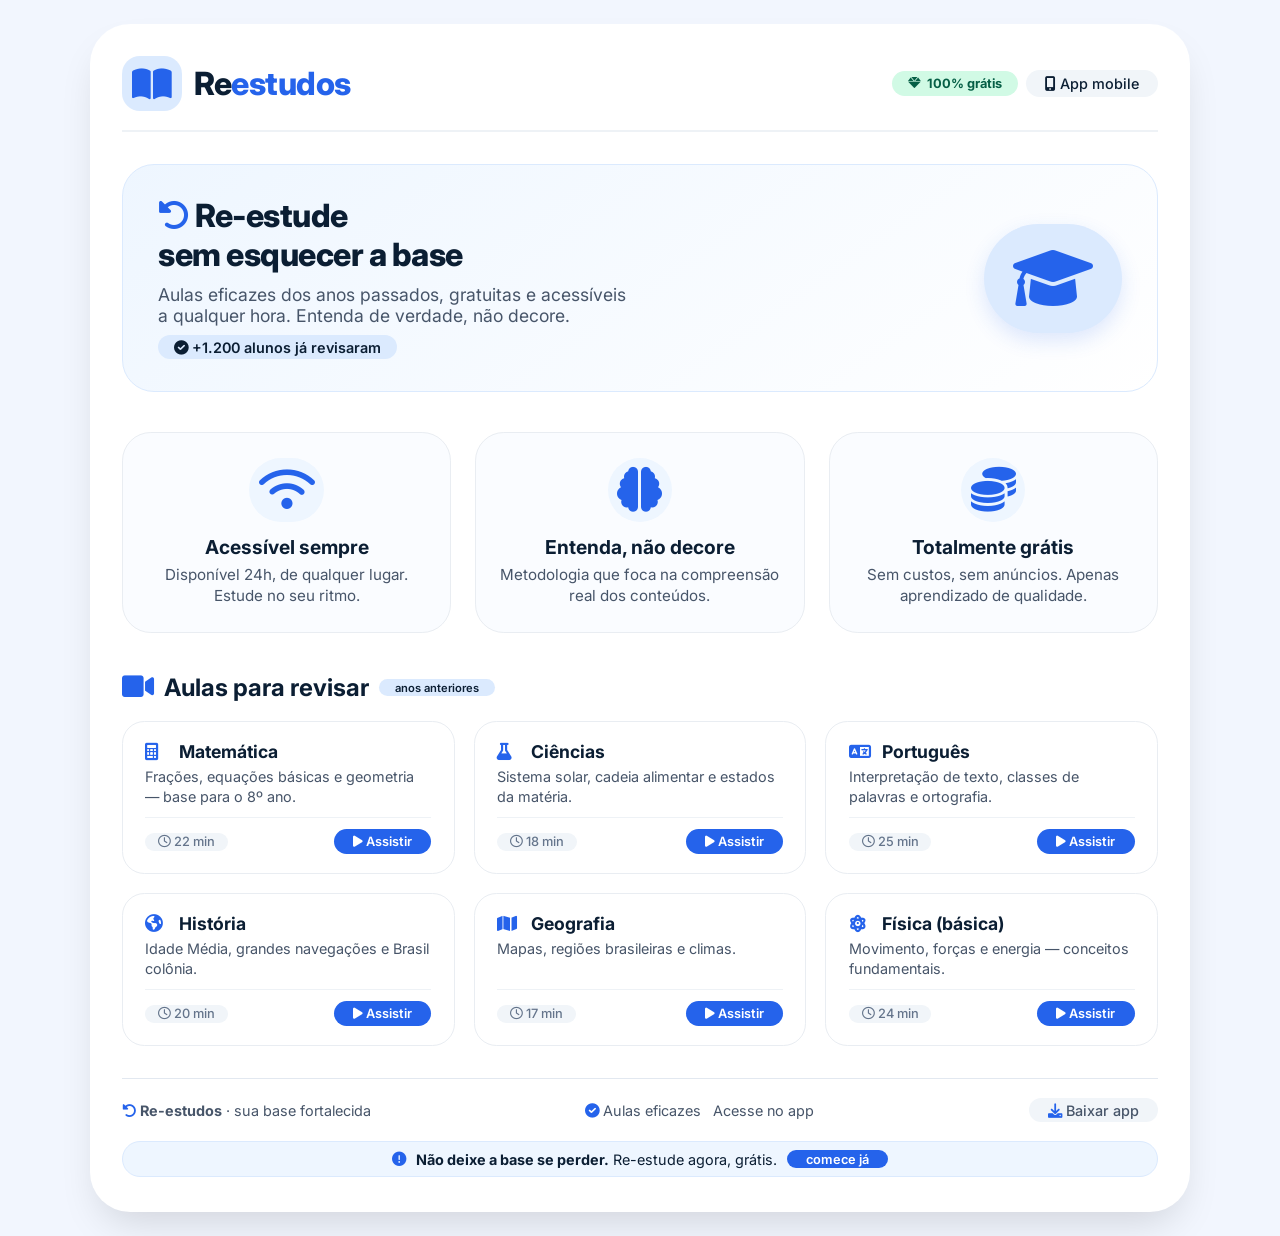
<file: Re-estudos/index.html>
<!DOCTYPE html>
<html lang="pt-BR">
<head>
  <meta charset="UTF-8">
  <meta name="viewport" content="width=device-width, initial-scale=1.0">
  <title>Re-estudos · Aulas gratuitas</title>
  <!-- Google Fonts (Inter) -->
  <link rel="preconnect" href="https://fonts.googleapis.com">
  <link rel="preconnect" href="https://fonts.gstatic.com" crossorigin>
  <link href="https://fonts.googleapis.com/css2?family=Inter:opsz,wght@14..32,400;14..32,500;14..32,600;14..32,700;14..32,800&display=swap" rel="stylesheet">
  <!-- Font Awesome 6 (gratuito) -->
  <link rel="stylesheet" href="https://cdnjs.cloudflare.com/ajax/libs/font-awesome/6.0.0-beta3/css/all.min.css">
  <style>
    /* ========== RESET E BASE ========== */
    * {
      margin: 0;
      padding: 0;
      box-sizing: border-box;
    }

    body {
      font-family: 'Inter', sans-serif;
      background: #f2f6fe;
      color: #0b1e33;
      padding: 1.5rem;
      display: flex;
      justify-content: center;
      min-height: 100vh;
    }

    .app {
      max-width: 1100px;
      width: 100%;
      background: white;
      border-radius: 2.5rem;
      box-shadow: 0 20px 40px -12px rgba(0, 0, 0, 0.15);
      padding: 2rem 2rem 2.2rem;
      transition: all 0.2s;
    }

    /* ========== TOPO ========== */
    .top-bar {
      display: flex;
      flex-wrap: wrap;
      justify-content: space-between;
      align-items: center;
      margin-bottom: 2rem;
      border-bottom: 2px solid #eef2f6;
      padding-bottom: 1.2rem;
    }

    .logo {
      display: flex;
      align-items: center;
      gap: 12px;
    }
    .logo i {
      font-size: 2.2rem;
      color: #2563eb;
      background: #dbeafe;
      padding: 10px;
      border-radius: 18px;
    }
    .logo h1 {
      font-weight: 800;
      font-size: 2rem;
      letter-spacing: -0.5px;
      color: #0b1e33;
    }
    .logo h1 span {
      color: #2563eb;
    }

    .badge-gratis {
      background: #d1fae5;
      color: #065f46;
      font-weight: 700;
      font-size: 0.8rem;
      padding: 0.3rem 1rem;
      border-radius: 40px;
      display: flex;
      align-items: center;
      gap: 6px;
    }

    /* ========== HERO ========== */
    .hero {
      background: linear-gradient(145deg, #eef6ff, #ffffff);
      border-radius: 2rem;
      padding: 2rem 2.2rem;
      margin-bottom: 2.5rem;
      border: 1px solid #dbeafe;
      display: flex;
      flex-wrap: wrap;
      justify-content: space-between;
      align-items: center;
    }

    .hero-text {
      flex: 1 1 280px;
    }
    .hero-text h2 {
      font-size: 2rem;
      font-weight: 800;
      letter-spacing: -0.5px;
      color: #0b1e33;
      line-height: 1.2;
    }
    .hero-text h2 i {
      color: #2563eb;
    }
    .hero-text p {
      font-size: 1.1rem;
      color: #475569;
      margin-top: 0.6rem;
      max-width: 480px;
    }
    .hero-text .destaque {
      background: #dbeafe;
      padding: 0.2rem 1rem;
      border-radius: 40px;
      font-weight: 600;
      font-size: 0.9rem;
      display: inline-block;
      margin-top: 0.6rem;
    }

    .hero-img {
      font-size: 4rem;
      color: #2563eb;
      background: #dbeafe;
      padding: 1rem 1.8rem;
      border-radius: 100px;
      box-shadow: 0 8px 20px rgba(37, 99, 235, 0.15);
    }

    /* ========== VANTAGENS ========== */
    .vantagens {
      display: grid;
      grid-template-columns: repeat(3, 1fr);
      gap: 1.5rem;
      margin-bottom: 2.5rem;
    }

    .vantagem-card {
      background: #fafcff;
      border-radius: 1.8rem;
      padding: 1.6rem 1.5rem;
      border: 1px solid #e9edf2;
      text-align: center;
      transition: box-shadow 0.2s, transform 0.1s;
    }
    .vantagem-card:hover {
      box-shadow: 0 8px 24px rgba(0, 0, 0, 0.04);
      border-color: #b9d0f0;
    }
    .vantagem-card i {
      font-size: 2.8rem;
      color: #2563eb;
      background: #eef6ff;
      padding: 0.6rem;
      border-radius: 60px;
      margin-bottom: 0.8rem;
    }
    .vantagem-card h3 {
      font-size: 1.2rem;
      font-weight: 700;
      margin-bottom: 0.3rem;
    }
    .vantagem-card p {
      color: #475569;
      font-size: 0.95rem;
      line-height: 1.4;
    }

    /* ========== GRADE DE AULAS ========== */
    .section-title {
      display: flex;
      align-items: center;
      gap: 10px;
      font-weight: 700;
      font-size: 1.5rem;
      color: #0b1e33;
      margin-bottom: 1.2rem;
    }
    .section-title i {
      color: #2563eb;
      font-size: 1.8rem;
    }

    .grid-aulas {
      display: grid;
      grid-template-columns: 1fr 1fr 1fr;
      gap: 1.2rem;
      margin-bottom: 2rem;
    }

    .aula-item {
      background: #ffffff;
      border-radius: 1.4rem;
      padding: 1.2rem 1.4rem;
      border: 1px solid #e9edf2;
      transition: border-color 0.2s, box-shadow 0.2s;
      display: flex;
      flex-direction: column;
    }
    .aula-item:hover {
      border-color: #b9d0f0;
      box-shadow: 0 4px 12px rgba(0,0,0,0.02);
    }

    .aula-item .aula-materia {
      font-weight: 700;
      font-size: 1.1rem;
      display: flex;
      align-items: center;
      gap: 8px;
    }
    .aula-item .aula-materia i {
      color: #2563eb;
      width: 1.6rem;
    }

    .aula-item .aula-desc {
      font-size: 0.9rem;
      color: #475569;
      margin: 0.3rem 0 0.6rem;
      line-height: 1.4;
    }

    .aula-item .aula-tag {
      margin-top: auto;
      display: flex;
      justify-content: space-between;
      align-items: center;
      border-top: 1px solid #eef2f6;
      padding-top: 0.7rem;
      font-size: 0.8rem;
      color: #64748b;
    }
    .aula-item .aula-tag span {
      background: #f1f5f9;
      padding: 0.1rem 0.8rem;
      border-radius: 40px;
      font-weight: 500;
    }
    .btn-assistir {
      background: #2563eb;
      color: white;
      border: none;
      padding: 0.3rem 1.2rem;
      border-radius: 40px;
      font-weight: 600;
      font-size: 0.8rem;
      cursor: default;
    }

    /* ========== RODAPÉ ========== */
    .footer {
      margin-top: 1.5rem;
      border-top: 1px solid #e2e8f0;
      padding-top: 1.2rem;
      display: flex;
      flex-wrap: wrap;
      justify-content: space-between;
      align-items: center;
      color: #475569;
      font-size: 0.9rem;
    }
    .footer i {
      color: #2563eb;
    }
    .footer .app-badge {
      background: #f1f5f9;
      padding: 0.2rem 1.2rem;
      border-radius: 40px;
      font-weight: 500;
    }

    /* ========== RESPONSIVO ========== */
    @media (max-width: 850px) {
      .vantagens {
        grid-template-columns: 1fr 1fr;
      }
      .grid-aulas {
        grid-template-columns: 1fr 1fr;
      }
      .app {
        padding: 1.5rem;
      }
      .hero {
        flex-direction: column;
        align-items: flex-start;
        gap: 1rem;
      }
      .hero-img {
        align-self: center;
      }
    }

    @media (max-width: 550px) {
      .vantagens {
        grid-template-columns: 1fr;
      }
      .grid-aulas {
        grid-template-columns: 1fr;
      }
      .top-bar {
        flex-direction: column;
        align-items: start;
        gap: 0.8rem;
      }
      .logo h1 {
        font-size: 1.7rem;
      }
      .hero-text h2 {
        font-size: 1.6rem;
      }
      .hero-img {
        font-size: 3rem;
        padding: 0.6rem 1.4rem;
      }
    }

    /* ========== UTILITÁRIOS ========== */
    .mt-1 { margin-top: 0.5rem; }
    .d-flex { display: flex; align-items: center; gap: 8px; flex-wrap: wrap; }
    .text-gratis { color: #2563eb; font-weight: 700; }
  </style>
</head>
<body>

<div class="app">

  <!-- TOPO -->
  <div class="top-bar">
    <div class="logo">
      <i class="fas fa-book-open"></i>
      <h1>Re<span>estudos</span></h1>
    </div>
    <div class="d-flex">
      <span class="badge-gratis"><i class="fas fa-gem"></i> 100% grátis</span>
      <span style="background:#f1f5f9; padding:0.3rem 1.2rem; border-radius:40px; font-weight:500; font-size:0.9rem;">
        <i class="fas fa-mobile-screen-button"></i> App mobile
      </span>
    </div>
  </div>

  <!-- HERO -->
  <div class="hero">
    <div class="hero-text">
      <h2><i class="fas fa-rotate-left"></i> Re-estude <br>sem esquecer a base</h2>
      <p>Aulas eficazes dos anos passados, gratuitas e acessíveis a qualquer hora. Entenda de verdade, não decore.</p>
      <span class="destaque"><i class="fas fa-check-circle"></i> +1.200 alunos já revisaram</span>
    </div>
    <div class="hero-img">
      <i class="fas fa-graduation-cap"></i>
    </div>
  </div>

  <!-- VANTAGENS -->
  <div class="vantagens">
    <div class="vantagem-card">
      <i class="fas fa-wifi"></i>
      <h3>Acessível sempre</h3>
      <p>Disponível 24h, de qualquer lugar. Estude no seu ritmo.</p>
    </div>
    <div class="vantagem-card">
      <i class="fas fa-brain"></i>
      <h3>Entenda, não decore</h3>
      <p>Metodologia que foca na compreensão real dos conteúdos.</p>
    </div>
    <div class="vantagem-card">
      <i class="fas fa-coins"></i>
      <h3>Totalmente grátis</h3>
      <p>Sem custos, sem anúncios. Apenas aprendizado de qualidade.</p>
    </div>
  </div>

  <!-- AULAS DISPONÍVEIS (REVISÃO) -->
  <div class="section-title">
    <i class="fas fa-video"></i>
    <span>Aulas para revisar</span>
    <span style="background:#dbeafe; font-size:0.7rem; padding:0.1rem 1rem; border-radius:40px; font-weight:600;">anos anteriores</span>
  </div>

  <div class="grid-aulas">

    <div class="aula-item">
      <div class="aula-materia"><i class="fas fa-calculator"></i> Matemática</div>
      <div class="aula-desc">Frações, equações básicas e geometria — base para o 8º ano.</div>
      <div class="aula-tag">
        <span><i class="far fa-clock"></i> 22 min</span>
        <div class="btn-assistir"><i class="fas fa-play"></i> Assistir</div>
      </div>
    </div>

    <div class="aula-item">
      <div class="aula-materia"><i class="fas fa-flask"></i> Ciências</div>
      <div class="aula-desc">Sistema solar, cadeia alimentar e estados da matéria.</div>
      <div class="aula-tag">
        <span><i class="far fa-clock"></i> 18 min</span>
        <div class="btn-assistir"><i class="fas fa-play"></i> Assistir</div>
      </div>
    </div>

    <div class="aula-item">
      <div class="aula-materia"><i class="fas fa-language"></i> Português</div>
      <div class="aula-desc">Interpretação de texto, classes de palavras e ortografia.</div>
      <div class="aula-tag">
        <span><i class="far fa-clock"></i> 25 min</span>
        <div class="btn-assistir"><i class="fas fa-play"></i> Assistir</div>
      </div>
    </div>

    <div class="aula-item">
      <div class="aula-materia"><i class="fas fa-globe-americas"></i> História</div>
      <div class="aula-desc">Idade Média, grandes navegações e Brasil colônia.</div>
      <div class="aula-tag">
        <span><i class="far fa-clock"></i> 20 min</span>
        <div class="btn-assistir"><i class="fas fa-play"></i> Assistir</div>
      </div>
    </div>

    <div class="aula-item">
      <div class="aula-materia"><i class="fas fa-map"></i> Geografia</div>
      <div class="aula-desc">Mapas, regiões brasileiras e climas.</div>
      <div class="aula-tag">
        <span><i class="far fa-clock"></i> 17 min</span>
        <div class="btn-assistir"><i class="fas fa-play"></i> Assistir</div>
      </div>
    </div>

    <div class="aula-item">
      <div class="aula-materia"><i class="fas fa-atom"></i> Física (básica)</div>
      <div class="aula-desc">Movimento, forças e energia — conceitos fundamentais.</div>
      <div class="aula-tag">
        <span><i class="far fa-clock"></i> 24 min</span>
        <div class="btn-assistir"><i class="fas fa-play"></i> Assistir</div>
      </div>
    </div>
  </div>

  <!-- RODAPÉ -->
  <div class="footer">
    <div>
      <i class="fas fa-rotate-left"></i> 
      <span><strong>Re-estudos</strong> · sua base fortalecida</span>
    </div>
    <div class="d-flex">
      <span><i class="fas fa-check-circle" style="color:#2563eb;"></i> Aulas eficazes</span>
      <span><i class="fas fa-mobile-screen"></i> Acesse no app</span>
    </div>
    <div class="app-badge">
      <i class="fas fa-download"></i> Baixar app
    </div>
  </div>

  <!-- MENSAGEM FINAL (DESTAQUE) -->
  <div style="margin-top: 1.2rem; background: #eef6ff; border-radius: 60px; padding: 0.5rem 1.5rem; font-size:0.9rem; display: flex; align-items: center; gap: 10px; flex-wrap: wrap; justify-content: center; border: 1px solid #dbeafe;">
    <i class="fas fa-circle-exclamation" style="color:#2563eb;"></i>
    <span><strong>Não deixe a base se perder.</strong> Re-estude agora, grátis.</span>
    <span style="background:#2563eb; color:white; padding:0.1rem 1.2rem; border-radius:40px; font-weight:600; font-size:0.8rem;">comece já</span>
  </div>

</div>
<!-- fim .app -->

</body>
</html>
</file>
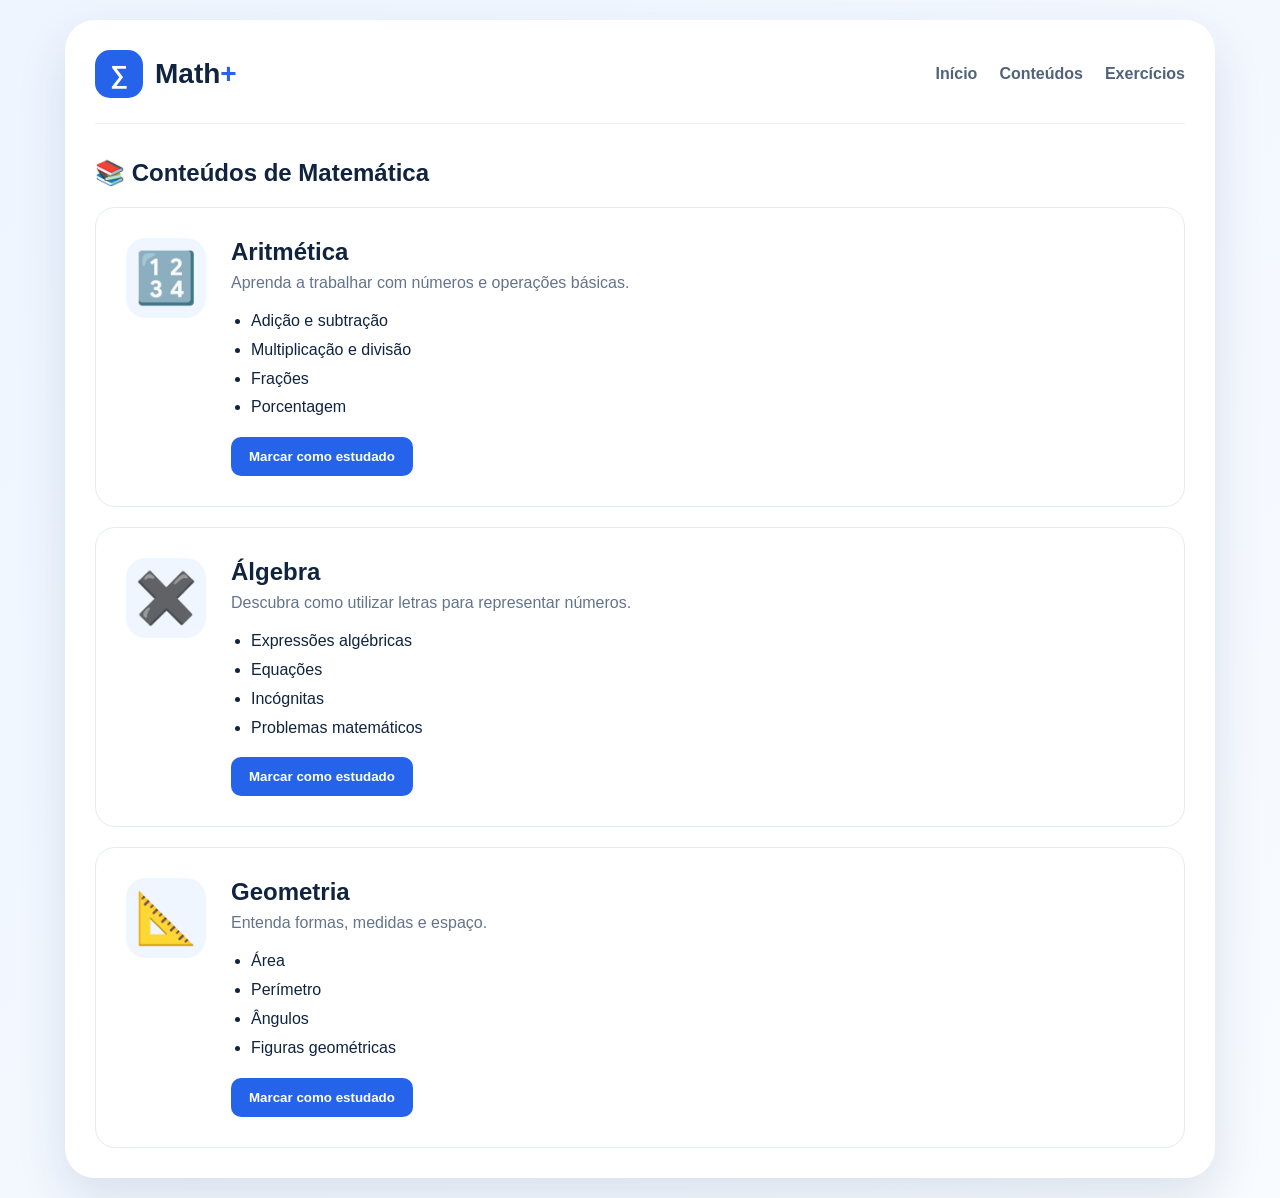
<file: conteudos.html>
<!DOCTYPE html>
<html lang="pt-BR">

<head>

    <meta charset="UTF-8">

    <meta
        name="viewport"
        content="width=device-width, initial-scale=1.0"
    >

    <title>Conteúdos | Math+</title>

    <link
        rel="stylesheet"
        href="css/style.css"
    >

</head>

<body>

<div class="app">

<header class="top-bar">

    <div class="logo">

        <div class="logo-icon">
            ∑
        </div>

        <h1>
            Math<span>+</span>
        </h1>

    </div>

    <nav>

        <a href="index.html">
            Início
        </a>

        <a href="conteudos.html">
            Conteúdos
        </a>

        <a href="exercicios.html">
            Exercícios
        </a>

    </nav>

</header>


<h2 class="section-title">
    📚 Conteúdos de Matemática
</h2>


<!-- ARITMÉTICA -->

<section
    id="aritmetica"
    class="lesson"
>

    <div class="lesson-icon">
        🔢
    </div>

    <div>

        <h2>
            Aritmética
        </h2>

        <p>
            Aprenda a trabalhar com
            números e operações básicas.
        </p>

        <ul>

            <li>
                Adição e subtração
            </li>

            <li>
                Multiplicação e divisão
            </li>

            <li>
                Frações
            </li>

            <li>
                Porcentagem
            </li>

        </ul>

        <button
            onclick="estudar('aritmetica')"
        >
            Marcar como estudado
        </button>

    </div>

</section>


<!-- ÁLGEBRA -->

<section
    id="algebra"
    class="lesson"
>

    <div class="lesson-icon">
        ✖️
    </div>

    <div>

        <h2>
            Álgebra
        </h2>

        <p>
            Descubra como utilizar
            letras para representar números.
        </p>

        <ul>

            <li>
                Expressões algébricas
            </li>

            <li>
                Equações
            </li>

            <li>
                Incógnitas
            </li>

            <li>
                Problemas matemáticos
            </li>

        </ul>

        <button
            onclick="estudar('algebra')"
        >
            Marcar como estudado
        </button>

    </div>

</section>


<!-- GEOMETRIA -->

<section
    id="geometria"
    class="lesson"
>

    <div class="lesson-icon">
        📐
    </div>

    <div>

        <h2>
            Geometria
        </h2>

        <p>
            Entenda formas, medidas
            e espaço.
        </p>

        <ul>

            <li>
                Área
            </li>

            <li>
                Perímetro
            </li>

            <li>
                Ângulos
            </li>

            <li>
                Figuras geométricas
            </li>

        </ul>

        <button
            onclick="estudar('geometria')"
        >
            Marcar como estudado
        </button>

    </div>

</section>


</div>


<script>

function estudar(conteudo) {

    alert(
        "Parabéns! Você estudou: "
        + conteudo
    );

    let progresso =
        Number(
            localStorage.getItem(
                "progressoMath"
            )
        ) || 0;

    progresso += 10;

    if (progresso > 100) {

        progresso = 100;

    }

    localStorage.setItem(
        "progressoMath",
        progresso
    );

}

</script>

</body>

</html>
</file>
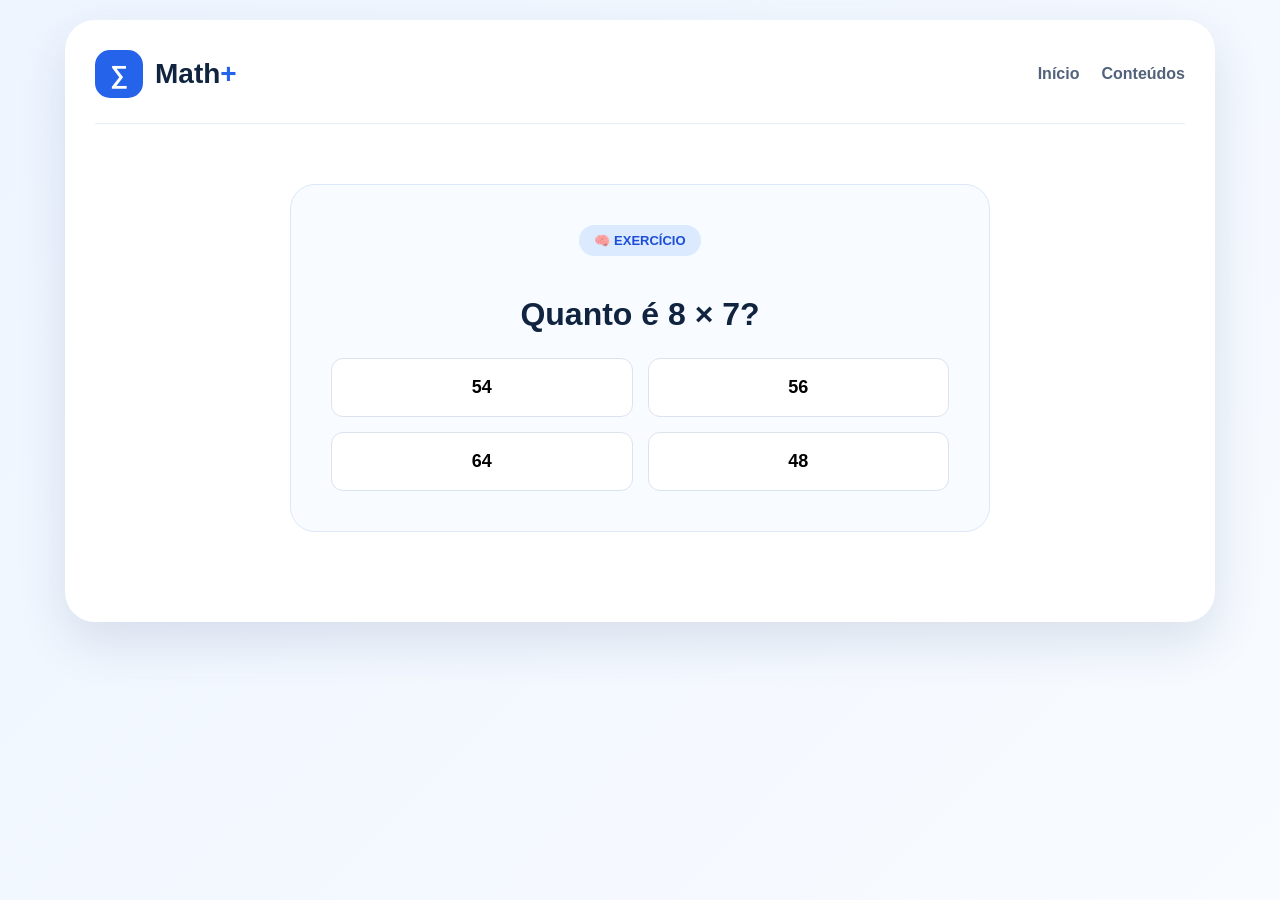
<file: exercicios.html>
<!DOCTYPE html>
<html lang="pt-BR">

<head>

<meta charset="UTF-8">

<meta
    name="viewport"
    content="width=device-width, initial-scale=1.0"
>

<title>Exercícios | Math+</title>

<link
    rel="stylesheet"
    href="css/style.css"
>

</head>

<body>

<div class="app">

<header class="top-bar">

    <div class="logo">

        <div class="logo-icon">
            ∑
        </div>

        <h1>
            Math<span>+</span>
        </h1>

    </div>

    <nav>

        <a href="index.html">
            Início
        </a>

        <a href="conteudos.html">
            Conteúdos
        </a>

    </nav>

</header>


<section class="question-box">

    <span class="tag">
        🧠 EXERCÍCIO
    </span>

    <h2 id="pergunta">
        Quanto é 8 × 7?
    </h2>


    <div class="answers">

        <button onclick="responder(54)">
            54
        </button>

        <button onclick="responder(56)">
            56
        </button>

        <button onclick="responder(64)">
            64
        </button>

        <button onclick="responder(48)">
            48
        </button>

    </div>


    <p id="resultado"></p>

</section>

</div>


<script>

function responder(resposta) {

    const resultado =
        document.getElementById(
            "resultado"
        );


    if (resposta === 56) {

        resultado.innerText =
            "🎉 Muito bem! Resposta correta!";

        resultado.className =
            "correct";

    } else {

        resultado.innerText =
            "🤔 Ainda não. Tente novamente!";

        resultado.className =
            "wrong";

    }

}


</script>


</body>

</html>
</file>
<file: css/style.css>
* {
    margin: 0;
    padding: 0;
    box-sizing: border-box;
}

body {

    font-family: 'Inter', sans-serif;

    background:
        linear-gradient(
            135deg,
            #eef5ff,
            #f8fbff
        );

    color: #10233f;

    min-height: 100vh;

    padding: 20px;
}


.app {

    max-width: 1150px;

    margin: auto;

    background: white;

    border-radius: 30px;

    padding: 30px;

    box-shadow:
        0 20px 50px
        rgba(20, 50, 100, 0.12);

}


/* =========================
   TOPO
========================= */

.top-bar {

    display: flex;

    justify-content: space-between;

    align-items: center;

    padding-bottom: 25px;

    border-bottom:
        1px solid #e6edf7;

    margin-bottom: 30px;

}


.logo {

    display: flex;

    align-items: center;

    gap: 12px;

}


.logo-icon {

    width: 48px;

    height: 48px;

    display: flex;

    justify-content: center;

    align-items: center;

    border-radius: 15px;

    background: #2563eb;

    color: white;

    font-size: 25px;

    font-weight: bold;

}


.logo h1 {

    font-size: 28px;

    font-weight: 800;

}


.logo span {

    color: #2563eb;

}


nav {

    display: flex;

    gap: 22px;

}


nav a {

    text-decoration: none;

    color: #52627a;

    font-weight: 600;

}


nav a:hover {

    color: #2563eb;

}


/* =========================
   HERO
========================= */

.hero {

    display: flex;

    justify-content:
        space-between;

    align-items: center;

    gap: 40px;

    padding: 45px;

    border-radius: 25px;

    background:
        linear-gradient(
            135deg,
            #eaf3ff,
            #ffffff
        );

    border:
        1px solid #dbe8fa;

}


.hero-text {

    max-width: 650px;

}


.tag {

    display: inline-block;

    background: #dbeafe;

    color: #1d4ed8;

    padding:
        8px 15px;

    border-radius: 30px;

    font-size: 13px;

    font-weight: 700;

    margin-bottom: 15px;

}


.hero h2 {

    font-size: 46px;

    line-height: 1.1;

    margin-bottom: 20px;

}


.hero h2 span {

    color: #2563eb;

}


.hero p {

    font-size: 18px;

    color: #52627a;

    line-height: 1.6;

    max-width: 600px;

}


.hero-buttons {

    display: flex;

    gap: 12px;

    margin-top: 25px;

}


.btn-primary,
.btn-secondary {

    padding:
        13px 20px;

    border-radius: 12px;

    text-decoration: none;

    font-weight: 700;

}


.btn-primary {

    background: #2563eb;

    color: white;

}


.btn-secondary {

    background: white;

    color: #2563eb;

    border:
        1px solid #cbdcf5;

}


/* EQUAÇÃO */

.math-visual {

    min-width: 300px;

    min-height: 230px;

    border-radius: 25px;

    background: #102a56;

    color: white;

    display: flex;

    flex-direction: column;

    justify-content: center;

    align-items: center;

    box-shadow:
        0 15px 30px
        rgba(16, 42, 86, 0.2);

}


.equation {

    font-size: 28px;

    font-weight: 700;

}


.equation-result {

    font-size: 40px;

    margin-top: 15px;

    color: #7dd3fc;

}


/* =========================
   PROGRESSO
========================= */

.progress-card {

    margin-top: 30px;

    padding: 25px;

    background: #f8fafc;

    border-radius: 20px;

    display: flex;

    justify-content:
        space-between;

    align-items: center;

    gap: 20px;

}


.progress-card span {

    color: #64748b;

}


.progress-card h3 {

    margin-top: 5px;

}


.progress-info {

    width: 350px;

}


.progress-info strong {

    font-size: 25px;

}


.progress-bar {

    width: 100%;

    height: 10px;

    background: #e2e8f0;

    border-radius: 20px;

    overflow: hidden;

    margin-top: 8px;

}


.progress-fill {

    width: 0%;

    height: 100%;

    background: #2563eb;

    transition: 0.5s;

}


/* =========================
   CARDS
========================= */

.section-title {

    margin-top: 35px;

    margin-bottom: 20px;

}


.cards {

    display: grid;

    grid-template-columns:
        repeat(
            4,
            1fr
        );

    gap: 18px;

}


.study-card {

    text-decoration: none;

    color: #10233f;

    padding: 22px;

    border:
        1px solid #e5eaf2;

    border-radius: 20px;

    transition: 0.3s;

}


.study-card:hover {

    transform:
        translateY(-5px);

    border-color: #93c5fd;

    box-shadow:
        0 10px 25px
        rgba(37, 99, 235, 0.1);

}


.card-icon {

    font-size: 35px;

    margin-bottom: 15px;

}


.study-card h3 {

    margin-bottom: 8px;

}


.study-card p {

    color: #64748b;

    line-height: 1.5;

    font-size: 14px;

}


.study-card span {

    display: block;

    margin-top: 20px;

    color: #2563eb;

    font-weight: 700;

}


/* =========================
   MOTIVAÇÃO
========================= */

.motivation {

    margin-top: 30px;

    padding: 25px;

    background: #eff6ff;

    border-radius: 20px;

    display: flex;

    align-items: center;

    gap: 20px;

}


.motivation-icon {

    font-size: 40px;

}


.motivation p {

    margin-top: 5px;

    color: #52627a;

}


/* =========================
   RODAPÉ
========================= */

footer {

    margin-top: 35px;

    padding-top: 20px;

    border-top:
        1px solid #e5eaf2;

    display: flex;

    justify-content:
        space-between;

    color: #64748b;

}


/* =========================
   RESPONSIVO
========================= */

@media (max-width: 900px) {

    .cards {

        grid-template-columns:
            1fr 1fr;

    }

    .hero {

        flex-direction: column;

        align-items: flex-start;

    }

    .math-visual {

        width: 100%;

    }

}


@media (max-width: 600px) {

    body {

        padding: 0;

    }

    .app {

        border-radius: 0;

        padding: 20px;

    }

    .top-bar {

        flex-direction: column;

        align-items: flex-start;

        gap: 20px;

    }

    nav {

        flex-wrap: wrap;

    }

    .hero {

        padding: 25px;

    }

    .hero h2 {

        font-size: 34px;

    }

    .cards {

        grid-template-columns: 1fr;

    }

    .progress-card {

        flex-direction: column;

        align-items: flex-start;

    }

    .progress-info {

        width: 100%;

    }

    footer {

        flex-direction: column;

        gap: 10px;

    }

}

.lesson {

    margin-top: 20px;

    padding: 30px;

    border:
        1px solid #e5eaf2;

    border-radius: 20px;

    display: flex;

    gap: 25px;

    background: #ffffff;

}


.lesson-icon {

    font-size: 50px;

    width: 80px;

    height: 80px;

    display: flex;

    justify-content: center;

    align-items: center;

    background: #eff6ff;

    border-radius: 20px;

}


.lesson h2 {

    margin-bottom: 8px;

}


.lesson p {

    color: #64748b;

    margin-bottom: 15px;

}


.lesson ul {

    padding-left: 20px;

    line-height: 1.8;

}


.lesson button {

    margin-top: 15px;

    border: none;

    background: #2563eb;

    color: white;

    padding: 12px 18px;

    border-radius: 10px;

    cursor: pointer;

    font-weight: 700;

}


.lesson button:hover {

    background: #1d4ed8;

}


.question-box {

    max-width: 700px;

    margin: 60px auto;

    text-align: center;

    padding: 40px;

    border-radius: 25px;

    background: #f8fbff;

    border:
        1px solid #dbe8fa;

}


.question-box h2 {

    font-size: 32px;

    margin: 25px 0;

}


.answers {

    display: grid;

    grid-template-columns:
        1fr 1fr;

    gap: 15px;

}


.answers button {

    padding: 18px;

    border: none;

    border-radius: 12px;

    background: white;

    border:
        1px solid #dbe3ef;

    font-size: 18px;

    font-weight: 700;

    cursor: pointer;

}


.answers button:hover {

    background: #2563eb;

    color: white;

}


.correct {

    color: #15803d;

    font-weight: 700;

    margin-top: 25px;

}


.wrong {

    color: #dc2626;

    font-weight: 700;

    margin-top: 25px;

}
</file>
